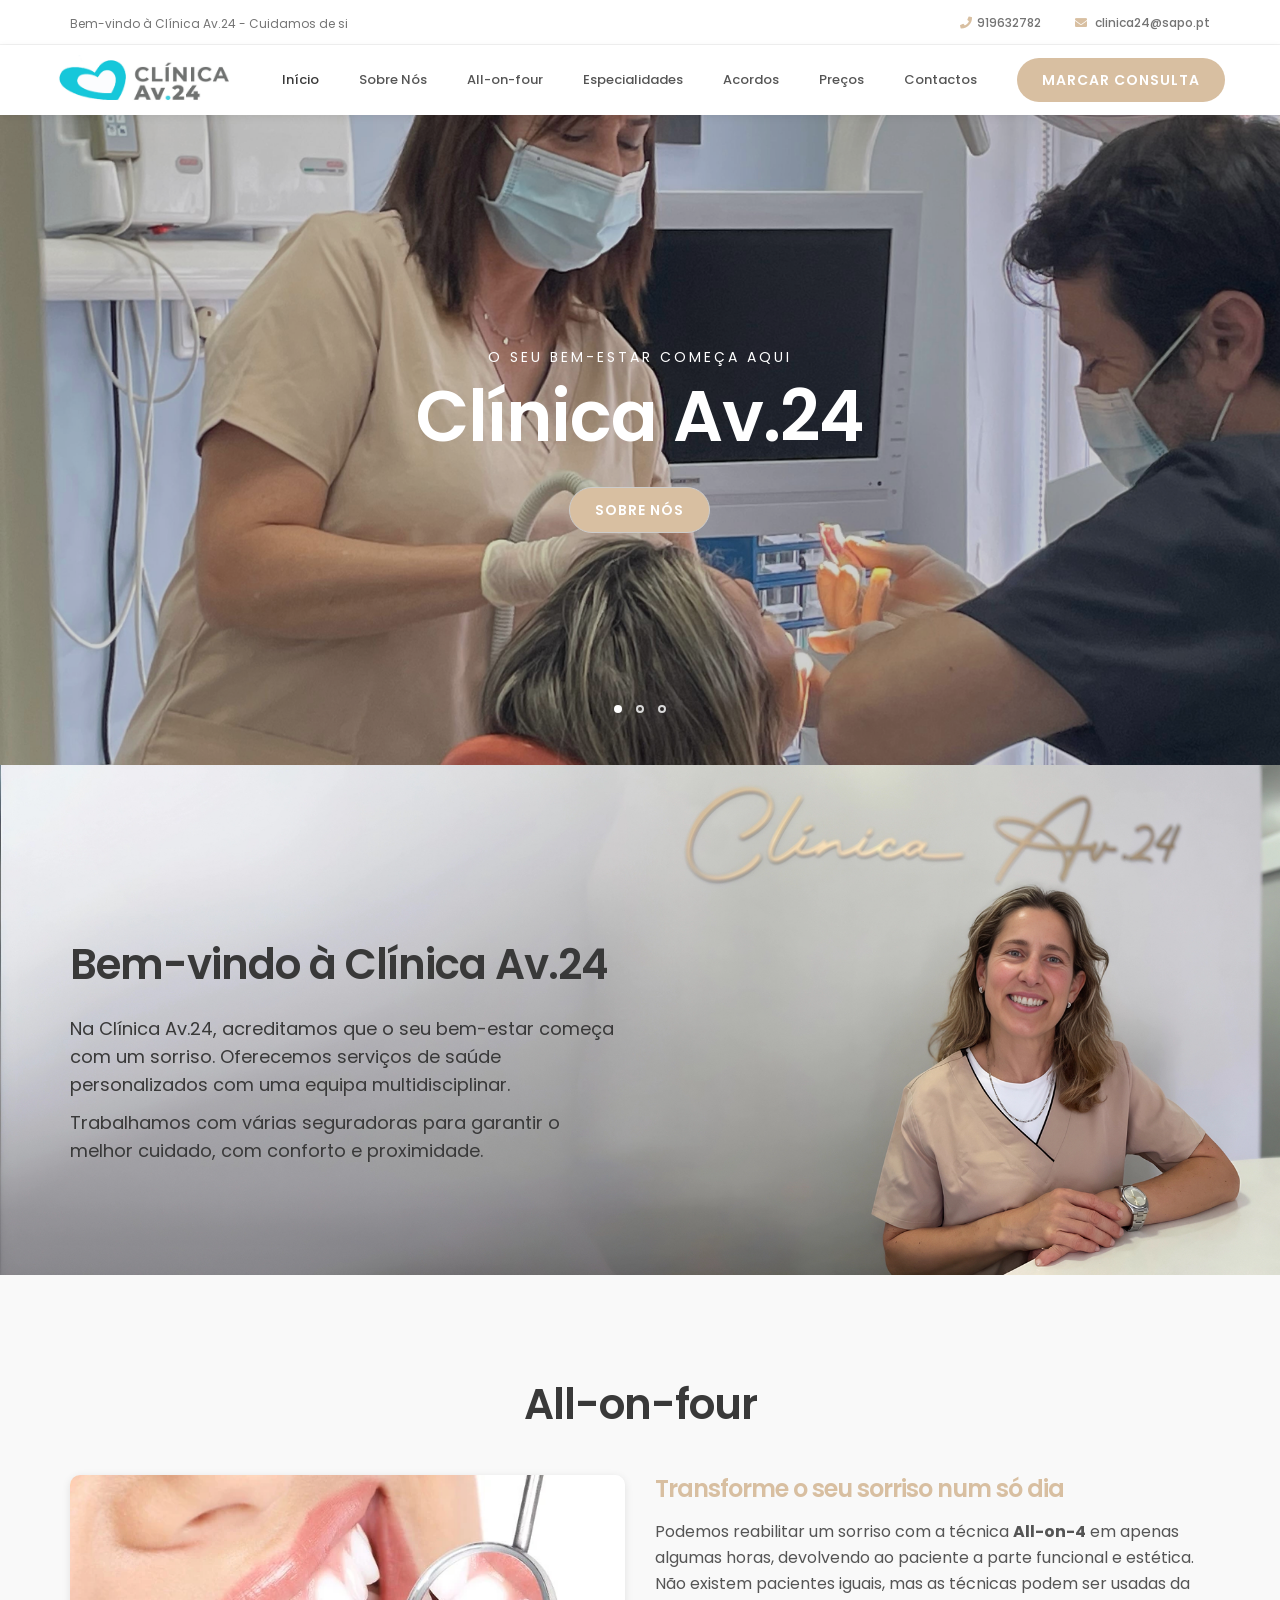
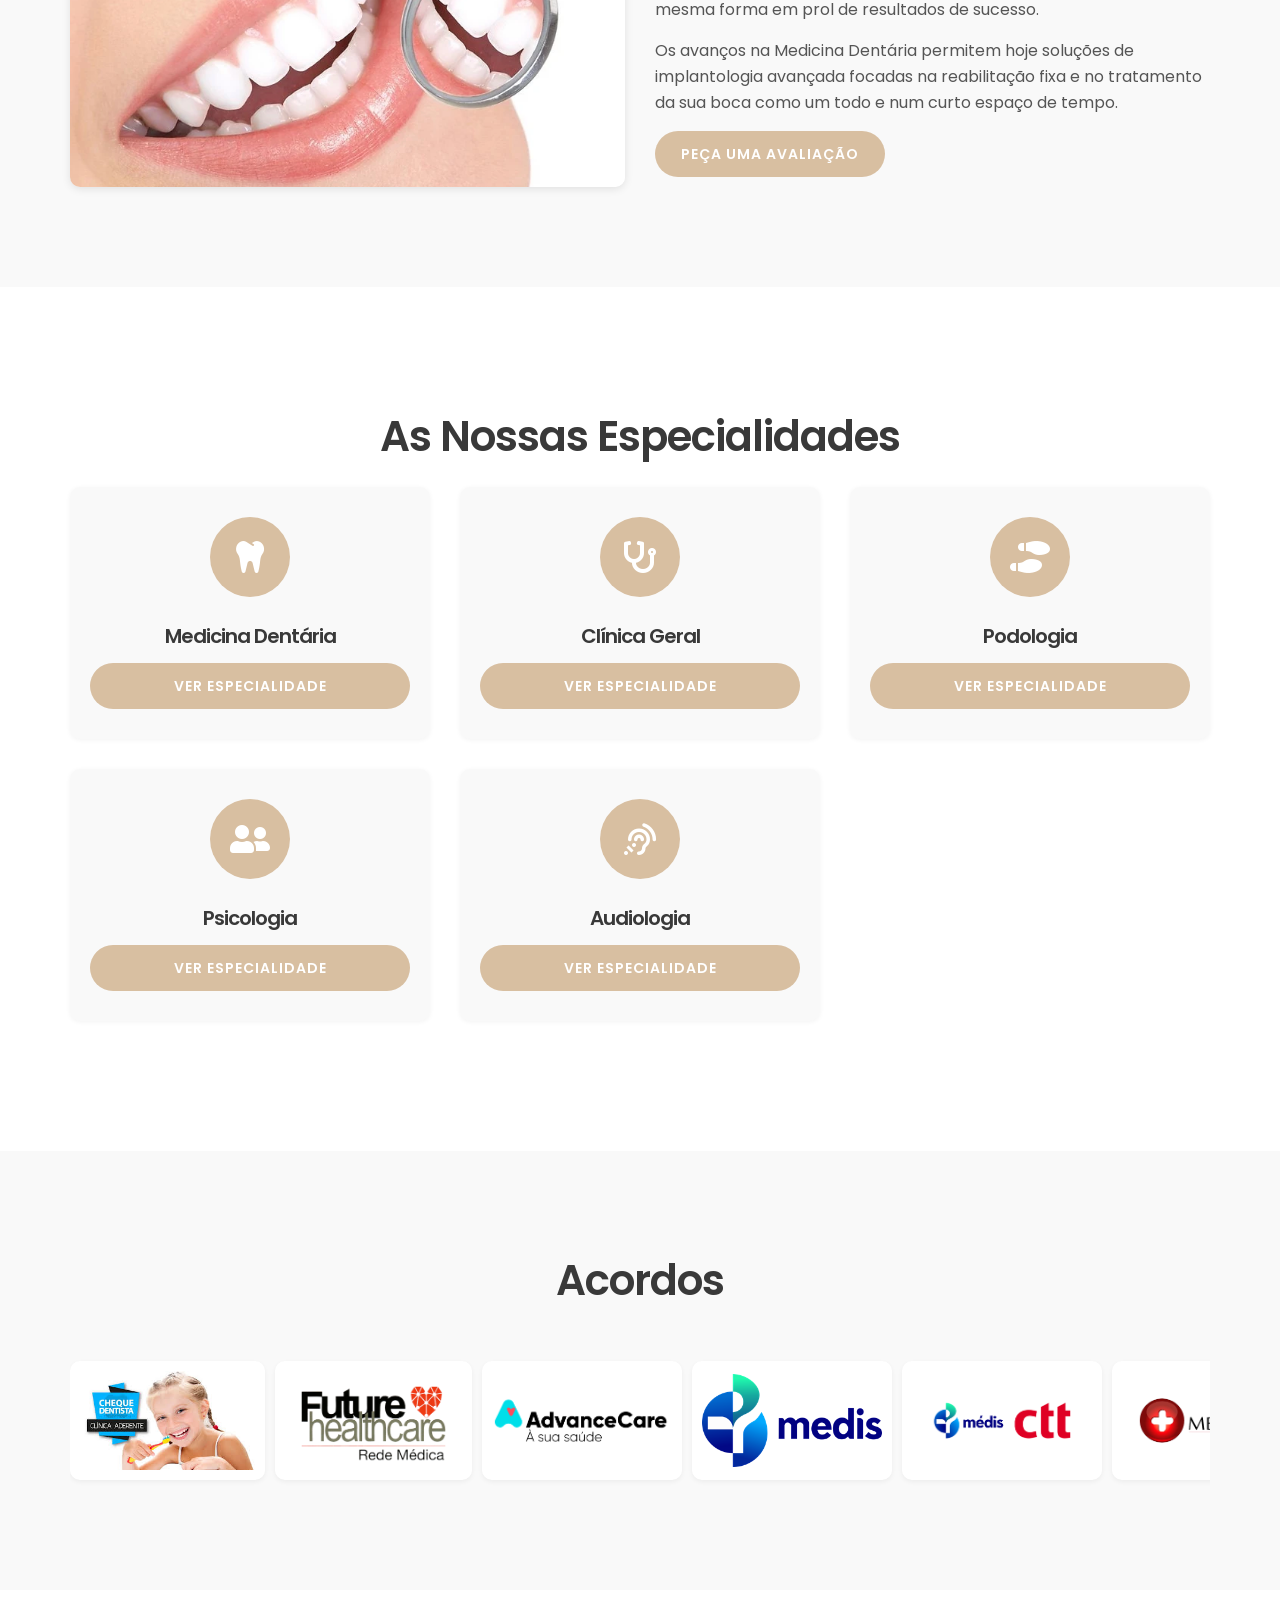
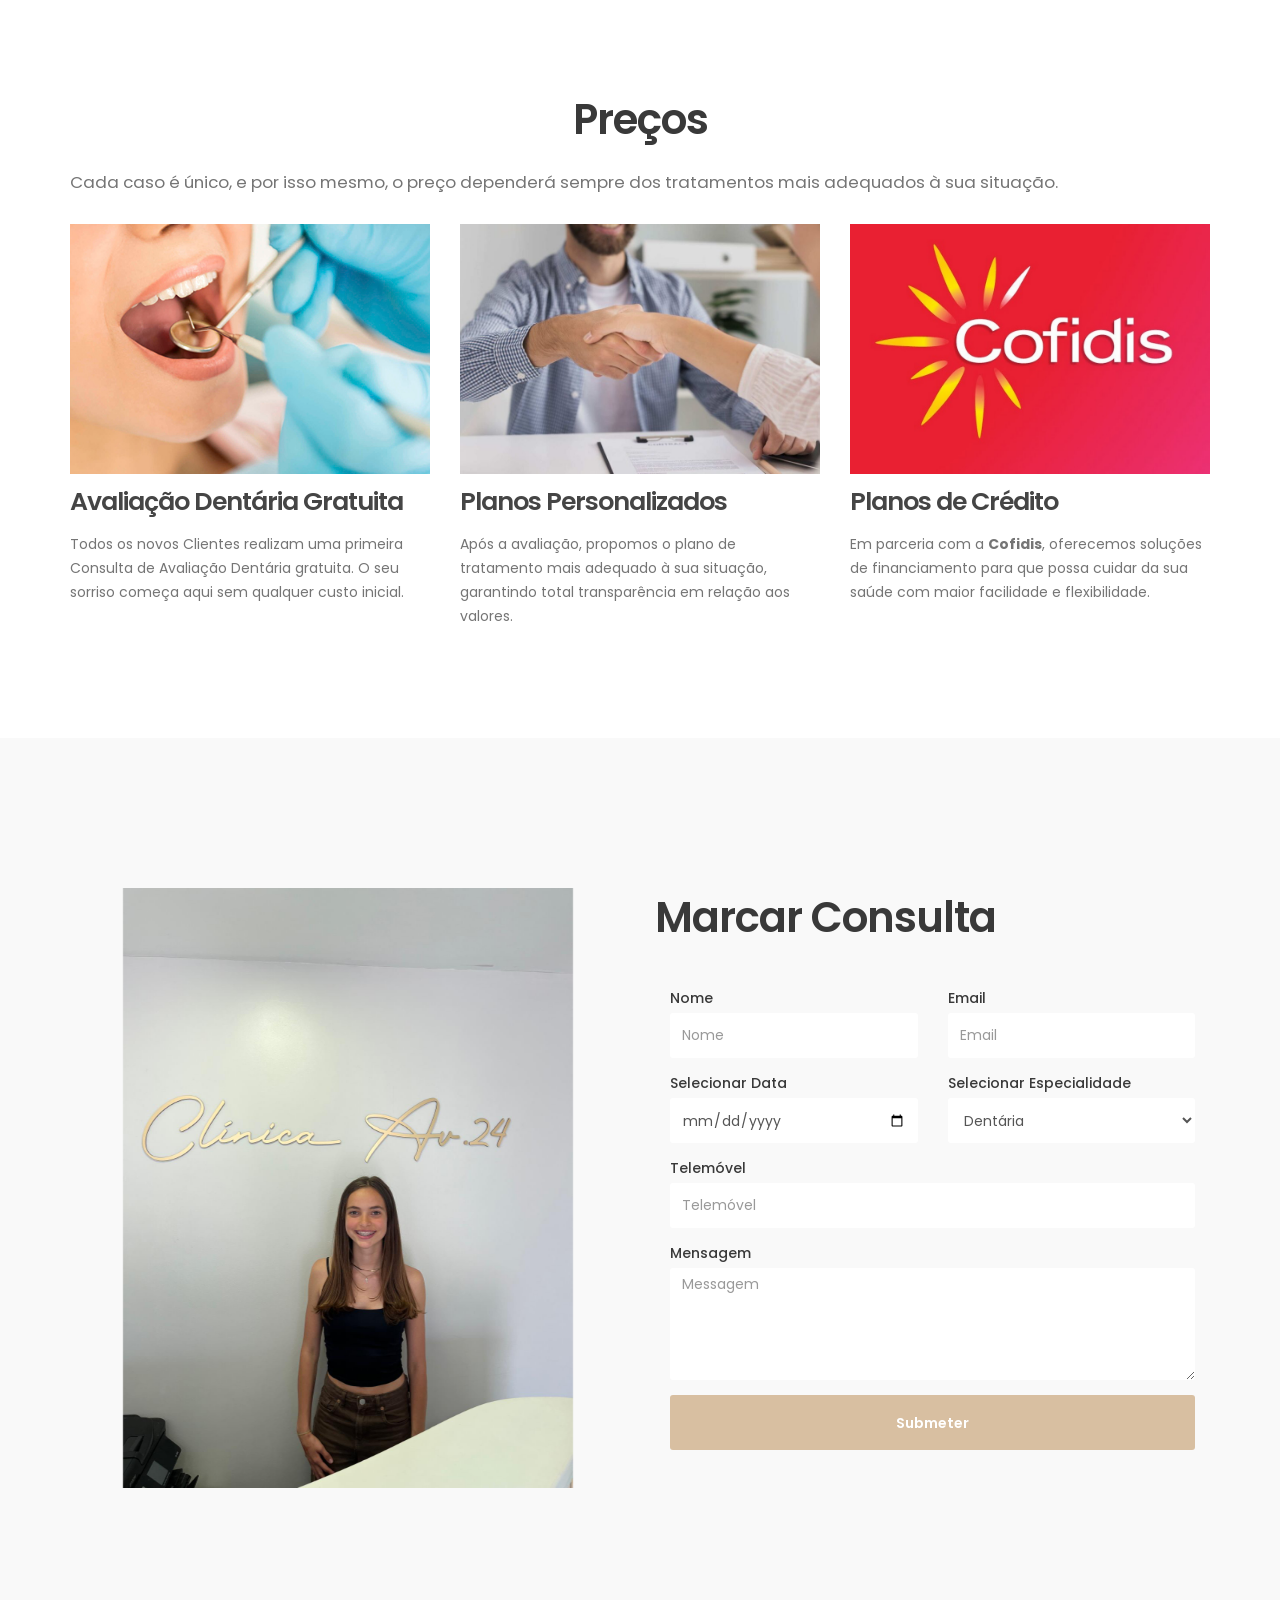
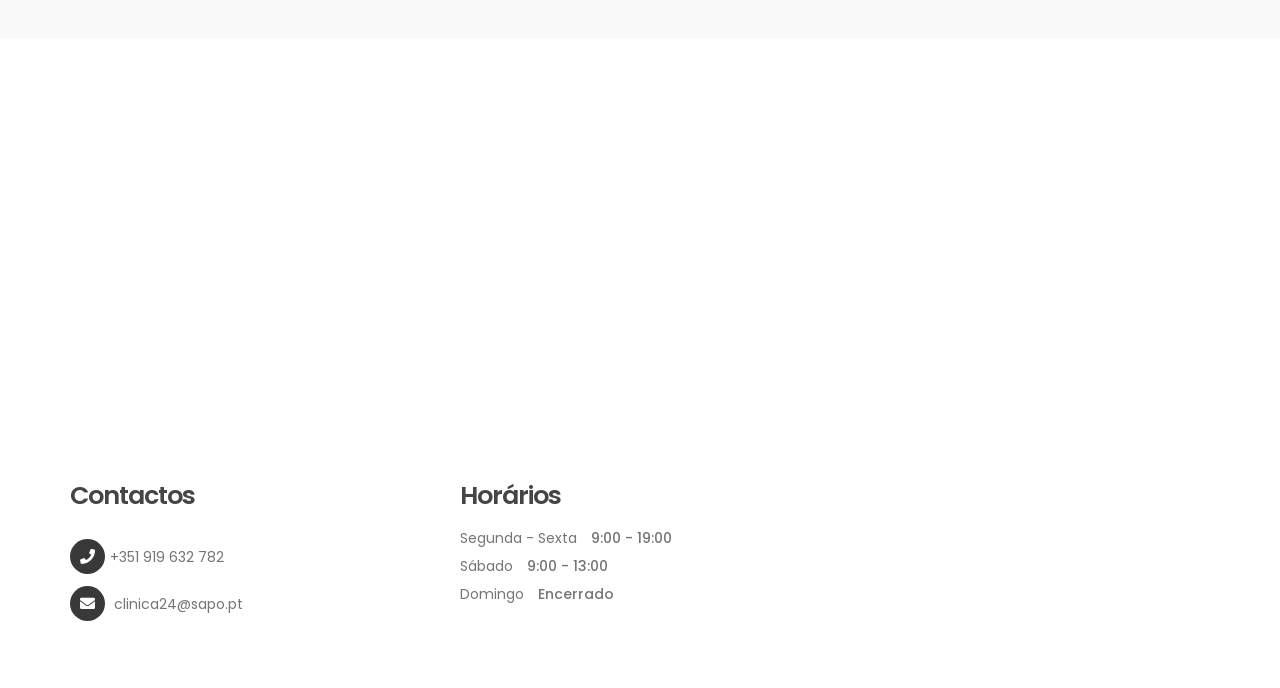
<file: index.html>
<!DOCTYPE html>
<html lang="pt">
<head>

     <title>Clínica Av.24 - Saúde e Bem-Estar</title>
<!--

Template 2098 Health

http://www.tooplate.com/view/2098-health

-->
     <meta charset="UTF-8">
     <meta http-equiv="X-UA-Compatible" content="IE=Edge">
     <meta name="description" content="">
     <meta name="keywords" content="">
     <meta name="author" content="Tooplate">
     <meta name="viewport" content="width=device-width, initial-scale=1, shrink-to-fit=no">

     <link rel="stylesheet" href="css/bootstrap.min.css">
     <link rel="stylesheet" href="css/font-awesome.min.css">
     <link rel="stylesheet" href="css/animate.css">
     <link rel="stylesheet" href="css/owl.carousel.css">
     <link rel="stylesheet" href="css/owl.theme.default.min.css">

     <!-- MAIN CSS -->
     <link rel="stylesheet" href="css/tooplate-style.css?v=2">
     <link rel="stylesheet" href="https://cdnjs.cloudflare.com/ajax/libs/font-awesome/5.15.4/css/all.min.css">

</head>

<body class="home-page" id="top" data-spy="scroll" data-target=".navbar-collapse" data-offset="50">

     <!-- PRE LOADER -->
     <section class="preloader">
          <div class="spinner">

               <span class="spinner-rotate"></span>
               
          </div>
     </section>


     <!-- HEADER -->
     <header>
          <div class="container">
               <div class="row">

                    <div class="col-md-4 col-sm-5">
                         <p>Bem-vindo à Clínica Av.24 - Cuidamos de si</p>
                    </div>
                         
                    <div class="col-md-8 col-sm-7 text-align-right">
                         <span class="phone-icon"><i class="fa fa-phone"></i>919632782</span>
                         <span class="email-icon"><i class="fas fa-envelope"></i> <a href="#">clinica24@sapo.pt</a></span>
                    </div>

               </div>
          </div>
     </header>


     <!-- MENU -->
     <section class="navbar navbar-default navbar-static-top" role="navigation">
          <div class="container">

               <div class="navbar-header">
                    <button class="navbar-toggle" data-toggle="collapse" data-target=".navbar-collapse">
                         <span class="icon icon-bar"></span>
                         <span class="icon icon-bar"></span>
                         <span class="icon icon-bar"></span>
                    </button>

                    <!-- lOGO TEXT HERE -->
                    <a href="index.html" class="navbar-brand d-flex align-items-center justify-content-center" style="height: 100%;">
                         <img src="images/logo.jpg" alt="Clínica Av.24" style="height: 50px;">
                     </a>                     
               </div>

               <!-- MENU LINKS -->
               <div class="collapse navbar-collapse">
                    <ul class="nav navbar-nav navbar-right">
                         <li><a href="#top" class="smoothScroll">Início</a></li>
                         <li><a href="#about" class="smoothScroll">Sobre Nós</a></li>
                         <li><a href="#allinfour" class="smoothScroll">All-on-four</a></li>
                         <li><a href="#especialidades" class="smoothScroll">Especialidades</a></li>
                         <li><a href="#acordos" class="smoothScroll">Acordos</a></li>
                         <li><a href="#precos" class="smoothScroll">Preços</a></li>
                         <li><a href="#google-map" class="smoothScroll">Contactos</a></li>
                         <li class="appointment-btn"><a href="#appointment">Marcar Consulta</a></li>
                    </ul>
               </div>

          </div>
     </section>

     <!-- HOME -->
     <section id="home" class="slider" data-stellar-background-ratio="0.5">
          <div class="container">
               <div class="row">

                    <div class="owl-carousel owl-theme">
                         <div class="item item-first">
                              <div class="caption">
                                   <div class="col-md-offset-1 col-md-10">
                                        <h3>O seu bem-estar começa aqui</h3>
                                        <h1>Clínica Av.24</h1>
                                        <a href="#about" class="section-btn btn btn-default btn-clinica smoothScroll">Sobre Nós</a>
                                   </div>
                              </div>
                         </div>

                         <div class="item item-second">
                              <div class="caption">
                                   <div class="col-md-offset-1 col-md-10">
                                        <h3>Dentes fixos em apenas algumas horas</h3>
                                        <h1>Dentes num dia</h1>
                                        <a href="#allinfour" class="section-btn btn btn-default btn-blue smoothScroll">All-on-four</a>
                                   </div>
                              </div>
                         </div>

                         <div class="item item-third">
                              <div class="caption">
                                   <div class="col-md-offset-1 col-md-10">
                                        <h3>Confiança e proximidade</h3>
                                        <h1>Profissionais ao seu dispor</h1>
                                        <a href="#especialidades" class="section-btn btn btn-default btn-gray smoothScroll">Conheça a Equipa</a>
                                   </div>
                              </div>
                         </div>
                    </div>

               </div>
          </div>
     </section>


     <!-- ABOUT -->
     <section id="about">
          <div class="container">
               <div class="row">

                    <div class="col-md-6 col-sm-6">
                         <div class="about-info">
                              <h2 class="wow fadeInUp" data-wow-delay="0.6s">Bem-vindo à Clínica Av.24</h2>
                              <div class="wow fadeInUp" data-wow-delay="0.8s">
                                   <p>Na Clínica Av.24, acreditamos que o seu bem-estar começa com um sorriso. Oferecemos serviços de saúde personalizados com uma equipa multidisciplinar.</p>
                                   <p>Trabalhamos com várias seguradoras para garantir o melhor cuidado, com conforto e proximidade.</p>
                              </div>
                         </div>
                    </div>
               </div>
          </div>
     </section>

     <!-- ALl-IN-FOUR -->
     <section id="allinfour">
          <div class="container">
               <div class="row">

                    <div class="col-md-12 col-sm-12 text-align-center">
                         <!-- SECTION TITLE -->
                         <div class="section-title wow fadeInUp" data-wow-delay="0.1s">
                             <h2>All-on-four</h2>
                         </div>
                    </div>
                    
                    <div class="col-md-6 col-sm-6 col-xs-12 wow fadeInLeft" data-wow-delay="0.3s">
                             <img src="images/all-on-four.png" class="img-responsive" alt="All-on-4 Sorriso">
                    </div>
                    
                    <div class="col-md-6 col-sm-6 col-xs-12 wow fadeInLeft" data-wow-delay="0.3s">
                         <h3>Transforme o seu sorriso num só dia</h3>
                        <p>Podemos reabilitar um sorriso com a técnica <strong>All-on-4</strong> em apenas algumas horas, devolvendo ao paciente a parte funcional e estética. Não existem pacientes iguais, mas as técnicas podem ser usadas da mesma forma em prol de resultados de sucesso.</p>
                        <p>Os avanços na Medicina Dentária permitem hoje soluções de implantologia avançada focadas na reabilitação fixa e no tratamento da sua boca como um todo e num curto espaço de tempo.</p>
                        <a href="#appointment" class="section-btn btn">Peça uma Avaliação</a>
                    </div>
               </div>
          </div>
     </section>

     <!-- ESPECIALIDADES -->
     <section id="especialidades" data-stellar-background-ratio="1">
          <div class="container">
              <div class="row">
      
               <div class="col-md-12 col-sm-12 text-align-center">
                      <div class="about-info">
                          <h2 class="wow fadeInUp" data-wow-delay="0.1s">As Nossas Especialidades</h2>
                      </div>
               </div>
      
                  <div class="clearfix"></div>
      
                  <!-- Medicina Dentária -->
                  <div class="col-md-4 col-sm-6">
                      <div class="especialidades-thumb wow fadeInUp" data-wow-delay="0.2s">
                          <div class="especialidade-icon">
                              <i class="fa fa-tooth"></i>
                          </div>
                          <h4>Medicina Dentária</h4>
                          <a href="dentaria.html" class="btn">Ver Especialidade</a>
                      </div>
                  </div>
      
                  <!-- Clínica Geral -->
                  <div class="col-md-4 col-sm-6">
                      <div class="especialidades-thumb wow fadeInUp" data-wow-delay="0.4s">
                          <div class="especialidade-icon">
                              <i class="fa fa-stethoscope"></i>
                          </div>
                          <h4>Clínica Geral</h4>
                          <a href="clinica-geral.html" class="btn">Ver Especialidade</a>
                      </div>
                  </div>
      
                  <!-- Podologia -->
                  <div class="col-md-4 col-sm-6">
                      <div class="especialidades-thumb wow fadeInUp" data-wow-delay="0.6s">
                          <div class="especialidade-icon">
                              <i class="fa fa-shoe-prints"></i>
                          </div>
                          <h4>Podologia</h4>
                          <a href="podologia.html" class="btn">Ver Especialidade</a>
                      </div>
                  </div>
      
                  <!-- Psicologia -->
                  <div class="col-md-4 col-sm-6">
                      <div class="especialidades-thumb wow fadeInUp" data-wow-delay="0.7s">
                          <div class="especialidade-icon">
                              <i class="fa fa-user-friends"></i>
                          </div>
                          <h4>Psicologia</h4>
                          <a href="psicologia.html" class="btn">Ver Especialidade</a>
                      </div>
                  </div>
      
                  <!-- Audiologia -->
                  <div class="col-md-4 col-sm-6">
                      <div class="especialidades-thumb wow fadeInUp" data-wow-delay="0.8s">
                          <div class="especialidade-icon">
                              <i class="fa fa-assistive-listening-systems"></i>
                          </div>
                          <h4>Audiologia</h4>
                          <a href="audiologia.html" class="btn">Ver Especialidade</a>
                      </div>
                  </div>
      
              </div>
          </div>
     </section>

     <!-- ACORDOS -->
     <section id="acordos" data-stellar-background-ratio="2.5">
          <div class="container">
              <div class="row">
          
                  <div class="col-md-12 col-sm-12">
                      <!-- SECTION TITLE -->
                      <div class="section-title wow fadeInUp" data-wow-delay="0.1s">
                          <h2>Acordos</h2>
                      </div>
                  </div>
             
                  <div class="col-md-12 col-sm-12">
                      <div class="acordos-slider">
                         <div class="acordos-slide"><img src="images/Cheque-dentista.jpeg" alt="Cheque-Dentista"></div>
                         <div class="acordos-slide"><img src="images/future-healthcare.png" alt="Future Healthcare"></div>
                         <div class="acordos-slide"><img src="images/advancecare.png" alt="AdvanceCare"></div>
                         <div class="acordos-slide"><img src="images/medis.png" alt="Médis"></div>
                         <div class="acordos-slide"><img src="images/Medis-CTT.png" alt="MédiCtt"></div>
                         <div class="acordos-slide"><img src="images/medicare.png" alt="Medicare"></div>
                         <div class="acordos-slide"><img src="images/wells.png" alt="Wells Continente"></div>
                         <div class="acordos-slide"><img src="images/multicare.png" alt="Multicare"></div>
                         <div class="acordos-slide"><img src="images/dentinet.png" alt="Dentinet"></div>
                         <div class="acordos-slide"><img src="images/allianz.png" alt="allianz"></div>
                      </div>
                  </div>
             
              </div>
          </div>
     </section>

     <!-- PREÇOS -->
<section id="precos" data-stellar-background-ratio="2.5">
     <div class="container">
         <div class="row">
 
             <div class="col-md-12 col-sm-12" >
                 <!-- SECTION TITLE -->
                 <div class="section-title wow fadeInUp" data-wow-delay="0.1s">
                     <h2>Preços</h2>
                     <p>Cada caso é único, e por isso mesmo, o preço dependerá sempre dos tratamentos mais adequados à sua situação.</p>
                 </div>
             </div>
 
             <!-- AVALIAÇÃO GRATUITA -->
             <div class="col-md-4 col-sm-6">
                 <div class="pricing-thumb wow fadeInUp" data-wow-delay="0.2s">
                     <img src="images/free-checkup.jpg" class="img-responsive" alt="Consulta Gratuita" style="width:100%; height:250px; object-fit:cover;">
                     <h4>Avaliação Dentária Gratuita</h4>
                     <p>Todos os novos Clientes realizam uma primeira Consulta de Avaliação Dentária gratuita. O seu sorriso começa aqui sem qualquer custo inicial.</p>
                 </div>
             </div>
 
             <!-- PERSONALIZAÇÃO -->
             <div class="col-md-4 col-sm-6">
                 <div class="pricing-thumb wow fadeInUp" data-wow-delay="0.4s">
                     <img src="images/custom-plan.jpg" class="img-responsive" alt="Plano Personalizado" style="width:100%; height:250px; object-fit:cover;">
                     <h4>Planos Personalizados</h4>
                     <p>Após a avaliação, propomos o plano de tratamento mais adequado à sua situação, garantindo total transparência em relação aos valores.</p>
                 </div>
             </div>
 
             <!-- COFIDIS PARCERIA -->
             <div class="col-md-4 col-sm-6">
                 <div class="pricing-thumb wow fadeInUp" data-wow-delay="0.6s">
                     <img src="images/cofidis.jpg" class="img-responsive" alt="Parceria Cofidis" style="width:100%; height:250px; object-fit:cover;">
                     <h4>Planos de Crédito</h4>
                     <p>Em parceria com a <strong>Cofidis</strong>, oferecemos soluções de financiamento para que possa cuidar da sua saúde com maior facilidade e flexibilidade.</p>
                 </div>
             </div>
 
         </div>
     </div>
 </section>
 

     <!-- MAKE AN APPOINTMENT -->
     <section id="appointment" data-stellar-background-ratio="3">
          <div class="container">
               <div class="row">

                    <div class="col-md-6 col-sm-6 appointment-img">
                         <img src="images/appointment-image.jpeg" class="img-responsive" alt="">
                    </div>

                    <div class="col-md-6 col-sm-6">
                         <!-- CONTACT FORM HERE -->
                         <form id="appointment-form" role="form" method="post" action="#">

                              <!-- SECTION TITLE -->
                              <div class="section-title wow fadeInUp" data-wow-delay="0.4s">
                                   <h2>Marcar Consulta</h2>
                              </div>

                              <div class="wow fadeInUp" data-wow-delay="0.8s">
                                   <div class="col-md-6 col-sm-6">
                                        <label for="name">Nome</label>
                                        <input type="text" class="form-control" id="name" name="name" placeholder="Nome">
                                   </div>

                                   <div class="col-md-6 col-sm-6">
                                        <label for="email">Email</label>
                                        <input type="email" class="form-control" id="email" name="email" placeholder="Email">
                                   </div>

                                   <div class="col-md-6 col-sm-6">
                                        <label for="date">Selecionar Data</label>
                                        <input type="date" name="date" value="" class="form-control">
                                   </div>

                                   <div class="col-md-6 col-sm-6">
                                        <label for="select">Selecionar Especialidade</label>
                                        <select class="form-control">
                                             <option>Dentária</option>
                                             <option>Clínica Geral</option>
                                             <option>Podologia</option>
                                             <option>Psicologia</option>
                                             <option>Audiologia</option>
                                        </select>
                                   </div>

                                   <div class="col-md-12 col-sm-12">
                                        <label for="telephone">Telemóvel</label>
                                        <input type="tel" class="form-control" id="phone" name="phone" placeholder="Telemóvel">
                                        <label for="Message">Mensagem</label>
                                        <textarea class="form-control" rows="5" id="message" name="message" placeholder="Messagem"></textarea>
                                        <button type="submit" class="form-control" id="cf-submit" name="submit">Submeter</button>
                                   </div>
                              </div>
                        </form>
                    </div>

               </div>
          </div>
     </section>


     <!-- GOOGLE MAP -->
     <section id="google-map">
     <!-- How to change your own map point
            1. Go to Google Maps
            2. Click on your location point
            3. Click "Share" and choose "Embed map" tab
            4. Copy only URL and paste it within the src="" field below
	-->
     <iframe src="https://www.google.com/maps/embed?pb=!1m18!1m12!1m3!1d3010.6519183368982!2d-8.640398723738988!3d41.010991271350136!2m3!1f0!2f0!3f0!3m2!1i1024!2i768!4f13.1!3m3!1m2!1s0xd2479b8a1c417f9%3A0xe803fdeff41b7150!2sCl%C3%ADnica%20Av.24%20Espinho!5e0!3m2!1spt-PT!2spt!4v1746013043970!5m2!1spt-PT!2spt" width="100%" height="350" frameborder="0" style="border:0" allowfullscreen></iframe>
     </section>           


     <!-- FOOTER -->
     <footer data-stellar-background-ratio="5">
          <div class="container">
               <div class="row">

                    <div class="col-md-4 col-sm-4">
                         <div class="footer-thumb"> 
                              <h4 class="wow fadeInUp" data-wow-delay="0.4s">Contactos</h4>

                              <div class="contact-info">
                                   <p><i class="fa fa-phone"></i>+351 919 632 782</p>
                                   <p><i class="fa fa-envelope"></i> <a href="#">clinica24@sapo.pt</a></p>
                              </div>
                         </div>
                    </div>

                    <div class="col-md-4 col-sm-4"> 
                         <div class="footer-thumb">
                              <div class="opening-hours">
                                   <h4 class="wow fadeInUp" data-wow-delay="0.4s">Horários</h4>
                                   <p>Segunda - Sexta <span>9:00 - 19:00</span></p>
                                   <p>Sábado <span>9:00 - 13:00</span></p>
                                   <p>Domingo <span>Encerrado</span></p>
                              </div> 

                              <ul class="social-icon">
                                   <li><a href="#" class="fa fa-facebook-square" attr="facebook icon"></a></li>
                                   <li><a href="#" class="fa fa-twitter"></a></li>
                                   <li><a href="#" class="fa fa-instagram"></a></li>
                              </ul>
                         </div>
                    </div>
                    
               </div>
          </div>
     </footer>

     <!-- SCRIPTS -->
     <script src="js/jquery.js"></script>
     <script src="js/bootstrap.min.js"></script>
     <script src="js/jquery.sticky.js"></script>
     <script src="js/jquery.stellar.min.js"></script>
     <script src="js/wow.min.js"></script>
     <script src="js/smoothscroll.js"></script>
     <script src="js/owl.carousel.min.js"></script>
     <script src="js/custom.js"></script>

     <script>
          document.getElementById('appointment-form').addEventListener('submit', function(e) {
              e.preventDefault(); // Impede o envio normal do formulário
      
              // Recolhe os dados do formulário
              const name = document.getElementById('name').value;
              const email = document.getElementById('email').value;
              const date = document.querySelector('input[name="date"]').value;
              const phone = document.getElementById('phone').value;
              const message = document.getElementById('message').value;
              const specialty = document.querySelector('select').value;
      
              // Monta a mensagem
              const text = `Olá, gostaria de marcar uma consulta:
      - Nome: ${name}
      - Email: ${email}
      - Telemóvel: ${phone}
      - Data: ${date}
      - Especialidade: ${specialty}
      - Mensagem: ${message}`;
      
              // Define o número do WhatsApp (sem espaços)
              const whatsappNumber = '351919632782'; // Prefixo de Portugal + número
      
              // Cria o link
              const whatsappURL = `https://wa.me/${whatsappNumber}?text=${encodeURI(text)}`;
     
              console.log(whatsappURL);
     
      
              // Redireciona para o WhatsApp
              window.open(whatsappURL, '_blank');
          });
      </script>

</body>
</html>
</file>
<file: css/tooplate-style.css>
/*

Template 2098 Health

http://www.tooplate.com/view/2098-health

*/

  @import url('https://fonts.googleapis.com/css?family=Poppins:400,500,600');

  body {
    background: #ffffff;
    font-family: 'Poppins', sans-serif;
    overflow-x: hidden;
  }


  /*---------------------------------------
     TYPOGRAPHY              
  -----------------------------------------*/

  h1,h2,h3,h4,h5,h6 {
    font-weight: 600;
    line-height: inherit;
  }

  h1,h2,h3,h4 {
    letter-spacing: -1px;
  }
  

  h5 {
    font-weight: 500;
  }

  h1 {
    color: #393939;
    font-size: 5em;
  }

  h2 {
    color: #393939;
    font-size: 3em;
    padding-bottom: 10px;
  }

  h3 {
    font-size: 1.8em;
    line-height: 1.2em;
    margin-bottom: 0;
  }

  h4 {
    color: #454545;
    font-size: 1.8em;
    padding-bottom: 2px;
  }

  h6 {
    letter-spacing: 0;
    font-weight: normal;
  }

  p {
    color: #757575;
    font-size: 14px;
    font-weight: normal;
    line-height: 24px;
  }


  /*---------------------------------------
     GENERAL               
  -----------------------------------------*/

  html{
    -webkit-font-smoothing: antialiased;
  }

  a {
    color: #252525;
    -webkit-transition: 0.5s;
    transition: 0.5s;
    text-decoration: none !important;
  }

  a:hover, a:active, a:focus {
    color: #d8bfa1;
    outline: none;
  }

  ::-webkit-scrollbar{
    width: 8px;
    height: 8px;
  }

  ::-webkit-scrollbar-thumb {
    cursor: pointer;
    background: #d8bfa1;
}

  .section-title {
    padding-bottom: 20px;
  }

  .section-title h2 {
    margin-top: 0;
  }

  /* Todos os botões vão ter a mesma base */
.section-btn,
.btn,
.btn-gray,
.btn-blue,
.btn-clinica {
  background-color: #d8bfa1;
  border-radius: 30px;
  padding: 12px 25px;
  text-transform: uppercase;
  letter-spacing: 1px;
  font-weight: 600;
  transition: all 0.3s ease;
  font-size: 14px;
  color: #ffffff;
}



  .section-btn:hover,
  .btn:hover,
  .btn-gray:hover,
  .btn-blue:hover,
  .btn-clinica:hover {
      background-color: #393939;
      color: #ffffff;
      transform: translateY(-3px);
  }

  .text-align-right {
    text-align: right;
  }

  .text-align-center {
    text-align: center;
  }

  .border-top {
    border-top: 2px solid #d8bfa1;
    margin-top: 4em;
    padding-top: 2.5em;
  }

  .btn-gray {
    background: #17C7DA;
  }

  .btn-blue {
    background: #4267b2;
  }

  .news-thumb {
    background: #ffffff;
    border-radius: 10px;
  }
  .news-thumb img {
    border-radius: 10px 10px 0 0;
  }

  .news-info {
    padding: 30px;
    text-align: left;
  }
  .news-info span {
    display: block;
    letter-spacing: 0.5px;
  }
  .news-info h3 {
    margin-top: 10px;
    margin-bottom: 10px;
  }

  .author {
    border-top: 1px solid #f0f0f0;
    padding-top: 1.5em;
    margin-top: 2em;
  }
  .author img,
  .author .author-info {
    display: inline-block;
    vertical-align: top;
  }
  .author-info h5 {
    margin-bottom: 0;
  }
  .author img {
    border-radius: 100%;
    width: 50px;
    height: 50px;
    margin-right: 10px;
  }


  #about, #team, #news,
  #news-detail, #especialidades, #acordos, 
  #tratamentos, #oque-e, #precos, #allinfour {
    position: relative;
    padding-top: 100px;
    padding-bottom: 100px;
  }

  #news, #service {
    text-align: center;
  }

  #google-map {
    line-height: 0;
    margin: 0;
    padding: 0;
  }


  /*---------------------------------------
       PRE LOADER              
  -----------------------------------------*/

  .preloader {
    position: fixed;
    top: 0;
    left: 0;
    width: 100%;
    height: 100%;
    z-index: 99999;
    display: flex;
    flex-flow: row nowrap;
    justify-content: center;
    align-items: center;
    background: none repeat scroll 0 0 #ffffff;
  }

  .spinner {
    border: 1px solid transparent;
    border-radius: 3px;
    position: relative;
  }

  .spinner:before {
    content: '';
    box-sizing: border-box;
    position: absolute;
    top: 50%;
    left: 50%;
    width: 45px;
    height: 45px;
    margin-top: -10px;
    margin-left: -10px;
    border-radius: 50%;
    border: 1px solid #575757;
    border-top-color: #ffffff;
    animation: spinner .9s linear infinite;
  }

  @-webkit-@keyframes spinner {
    to {transform: rotate(360deg);}
  }

  @keyframes spinner {
    to {transform: rotate(360deg);}
  }



  /*---------------------------------------
      MENU              
  -----------------------------------------*/

  header {
    background: #ffffff;
    border-bottom: 1px solid #f2f2f2;
    display: flex;
    height: 45px;
  }

  header .col-md-8 {
    padding-right: 0;
  }

  header p,
  header span {
    font-size: 12px;
    line-height: 24px;
    padding-top: 12px;
  }

  header a,
  header span {
    color: #747474;
  }

  header span {
    font-weight: 500;
    display: inline-block;
    padding: 11px 15px;
  }

  header span.date-icon {
    border-left: 1px solid #f2f2f2;
    border-right: 1px solid #f2f2f2;
    padding-right: 19px;
    padding-left: 19px;
  }

  header span i {
    color: #d8bfa1;
    margin-right: 5px;
  }



  /*---------------------------------------
      MENU              
  -----------------------------------------*/

  .navbar-default {
    background: #ffffff;
    box-shadow: 0 2px 8px rgba(0,0,0,.075);
    border: none;
    margin-bottom: 0;
    padding: 10px;
  }

  .navbar-default .navbar-brand {
    color: #393939;
    font-weight: 500;
  }

  .navbar-default .navbar-brand .fa {
    color: #d8bfa1;
  }

  .navbar-default .navbar-nav li.appointment-btn {
    margin: 3px 0 0 20px;
  }

  .navbar-default .navbar-nav li.appointment-btn a {
    background-color: #d8bfa1;
    border-radius: 30px;
    padding: 12px 25px;
    text-transform: uppercase;
    letter-spacing: 1px;
    font-weight: 600;
    transition: all 0.3s ease;
    font-size: 14px;
    color: #ffffff;
  }

  .navbar-default .navbar-nav li.appointment-btn a:hover {
    background-color: #393939;
    color: #ffffff;
    transform: translateY(-3px);
  }

  .navbar-default .navbar-nav li a {
    color: #555555;
    font-size: 13px;
    font-weight: 500;
    padding-right: 20px;
    padding-left: 20px;
    -webkit-transition: all ease-in-out 0.4s;
    transition: all ease-in-out 0.4s;
  }

  .navbar-default .navbar-nav > li > a:hover,
  .navbar-default .navbar-nav > li > a:focus {
    color: #555555;
    background-color: transparent;
  }

  .navbar-default .navbar-nav > .active > a,
  .navbar-default .navbar-nav > .active > a:hover,
  .navbar-default .navbar-nav > .active > a:focus {
    color: #393939;
    background-color: transparent;
  }

  .navbar-default .navbar-toggle {
    border: none;
    padding-top: 10px;
  }

  .navbar-default .navbar-toggle .icon-bar {
    background: #393939;
    border-color: transparent;
  }

  .navbar-default .navbar-toggle:hover,
  .navbar-default .navbar-toggle:focus { 
    background-color: transparent;
  }

  .navbar-brand {
    display: flex !important;
    align-items: center;
    justify-content: center;
    height: 70px; /* ajusta conforme a altura da tua navbar */
    padding: 0 !important;
}

.navbar-brand img {
    max-height: 100%;
    width: auto;
    display: block;
}




  /*---------------------------------------
      HOME              
  -----------------------------------------*/

  #home h1 {
    color: #ffffff;
    padding-bottom: 10px;
    margin-top: 0;
  }

  #home h3 {
    color: #ffffff;
    font-size: 14px;
    font-weight: normal;
    line-height: inherit;
    letter-spacing: 3px;
    text-transform: uppercase;
    margin: 0;
  }

  .slider .container {
    width: 100%;
  }

  .slider .owl-dots {
      position: absolute;
      top: 575px;
      width: 100%;
      justify-content: center;
  }

  .owl-theme .owl-dots .owl-dot span {
    width: 8px;
    height: 8px;
    margin: 5px 7px;
    border: 2px solid #d9d9d9;
    background: transparent;
    display: block;
    -webkit-backface-visibility: visible;
    transition: opacity 200ms ease;
    border-radius: 30px;
  }

  .owl-theme .owl-dots .owl-dot.active span, .owl-theme .owl-dots .owl-dot:hover span {
    background-color: #ffffff;
    border-color: transparent;
  }

  .slider .caption {
    display: flex;
    justify-content: center;
    flex-direction: column;
    text-align: center;
    background-color: rgba(20,20,20,0.2);
    height: 100%;
    color: #fff;
    cursor: e-resize;
  }

  .slider .item {
    background-position: inherit;
    background-repeat: no-repeat;
    background-attachment: local;
    background-size: cover;
    height: 650px;
  }

  .slider .item-first {
    background-image: url(../images/slider1.jpeg);
  }

  .slider .item-second {
    background-image: url(../images/slider2.jpeg);
  }

  .slider .item-third {
    background-image: url(../images/slider3.jpeg);
  }


  /*---------------------------------------
      ABOUT              
  -----------------------------------------*/

  #about {
    background-image: url(../images/about.jpg);
    background-size: cover;
    padding-top: 150px;
    padding-bottom: 100px;
    
  }

  #about h6 {
    color: #858585;
    margin: 0;
  }

  #about .about-info p {
    color: #393939; /* letras bem visíveis */
    font-size: 18px; /* tamanho maior */
    line-height: 28px;
}

#oque-e h3 {
  color: #d8bfa1;
  margin-top: 0;
  font-size: 30px;
  margin-bottom: 15px;
  text-align: left;
}

#oque-e p {
  font-size: 20px;
  color: #555;
  line-height: 26px;
  margin-bottom: 15px;
}

#oque-e img {
  border-radius: 10px;
  box-shadow: 0 2px 8px rgba(0, 0, 0, 0.1);
}

  /*---------------------------------------
      TEAM MEMBERS              
  -----------------------------------------*/

  .team-thumb {
    background-color: #f9f9f9;
    border-radius: 0 0 10px 10px;
    position: relative;
    overflow: hidden;
    cursor: pointer;
    margin-bottom: 30px;
  }

  .team-info {
    padding: 20px 30px 0 30px;
  }

  .team-contact-info {
    border-top: 1px solid #e9e9e9;
    padding-top: 1.2em;
    margin-top: 1.5em;
  }

  .team-contact-info .fa {
    margin-right: 5px;
    display: inline-block;
  }

  .team-contact-info p {
    margin-bottom: 15px;
  }

  .team-contact-info a {
    color: #757575;
  }

  .team-thumb .social-icon li {
    font-weight: 500;
  }

  .team-thumb .social-icon li a {
    background: #ffffff;
    border-radius: 100%;
    font-size: 20px;
    width: 50px;
    height: 50px;
    line-height: 50px;
    margin: 0 2px 0 2px;
  }

  .team-thumb .social-icon {
    opacity: 0;
    transform: translateY(100%);
    transition: 0.5s 0.2s;
    text-align: center;
    position: relative;
    top: 0;
  }

  .team-thumb:hover .social-icon {
    opacity: 1;
    transition-delay: 0.3s;
    transform: translateY(0px);
    top: -22em;
  }



  /*---------------------------------------
     SERVICE              
  -----------------------------------------*/

  #service {
    background: #d8bfa1;
  }

  #service h2,
  #service h4 {
    color: #ffffff;
  }

  #service p {
    color: #d9d9d9;
  }

  #service .service-thumb {
    padding: 0 22px;
  }

  #service .fa {
    font-size: 50px;
    margin-bottom: 10px;
    background: #ffffff;
    color: #d8bfa1;
    width: 120px;
    height: 120px;
    line-height: 120px;
    border-radius: 100%;
  }

/*---------------------------------------
    TRATAMENTOS SECTION              
-----------------------------------------*/

#tratamentos .row {
  display: flex;
  flex-wrap: wrap;
}

#tratamentos .col-md-4 {
  display: flex;
  align-items: stretch;
  margin-bottom: 30px;
}

.tratamento-thumb {
  background-color: #ffffff;
  border-radius: 10px;
  overflow: hidden;
  margin-bottom: 30px;
  box-shadow: 0 1px 5px rgba(0, 0, 0, 0.05);
  display: flex;
  flex-direction: column;
  width: 100%;
  height: 100%;
}

.tratamento-thumb img {
  width: 100%;
  height: 200px;
  object-fit: cover;
  flex-shrink: 0;
}

.tratamento-info {
  flex: 1;
  display: flex;
  flex-direction: column;
  justify-content: space-between;
  padding: 20px;
}

.tratamento-thumb:hover {
  transform: translateY(-5px);
}

.tratamento-thumb img {
  width: 100%;
  height: 200px;
  object-fit: cover;
}

.tratamento-info {
  padding: 20px;
  flex: 1;
  display: flex;
  flex-direction: column;
  justify-content: space-between;
}

.tratamento-info h3 {
  font-size: 1.4em;
  margin: 0 0 10px 0;
  color: #393939;
  text-align: center;
}

.tratamento-info p {
  font-size: 14px;
  color: #757575;
  text-align: center;
}

.alt-bg:nth-of-type(even) {
  background-color: #ffffff;
}

.alt-bg:nth-of-type(odd) {
  background-color: #f9f9f9;
}

  /*---------------------------------------
      APPOINTMENT             
  -----------------------------------------*/

  #appointment {
    padding-top: 100px;
    padding-bottom: 100px;  /* já ajuda a equilibrar o espaço */
    background: #f9f9f9;
    display: flex;
    align-items: center;
    min-height: 100vh; /* altura total da janela */
  }
  
  #appointment .container,
  #appointment .row {
    height: auto; /* NÃO usar 100% aqui senão força altura errada */
  }

  #appointment label {
    color: #393939;
    font-weight: 500;
  }

  #appointment .form-control {
    background: #ffffff;
    border: none;
    border-radius: 3px;
    box-shadow: none;
    font-size: 14px;
    font-weight: normal;
    margin-bottom: 15px;
    transition: all ease-in-out 0.4s;
  }

  #appointment input,
  #appointment select {
    height: 45px;
  }

  #appointment button#cf-submit {
    background: #d8bfa1;
    color: #ffffff;
    font-weight: 600;
    height: 55px;
  }

  #appointment button#cf-submit:hover {
    background: #393939;
    color: #ffffff;
  }

  #appointment .appointment-img {
    display: flex;
    align-items: center;
    justify-content: flex-start;
    padding: 0;
    margin: 0;
  }
  
  #appointment .appointment-img img {
    max-height: 600px;  /* aumenta o tamanho da imagem */
    height: auto;
    width: 100%;
    object-fit: contain;
    display: block;
    margin: 0 auto;  /* opcional: centra horizontalmente dentro da coluna */
  }

  #precos h2{
    text-align: center;
  }

  #precos .section-title p:first-of-type {
    font-size: 1.2em; /* ajuste conforme o tamanho que preferires */
  }


  #allinfour {
    background-color: #f9f9f9;
  }

#allinfour h3 {
    color: #d8bfa1;
    margin-top: 0;
    font-size: 24px;
    margin-bottom: 15px;
    text-align: left;
}

#allinfour p {
    font-size: 16px;
    color: #555;
    line-height: 26px;
    margin-bottom: 15px;
}

#allinfour img {
    border-radius: 10px;
    box-shadow: 0 2px 8px rgba(0, 0, 0, 0.1);
}


  /*---------------------------------------
     FOOTER              
  -----------------------------------------*/

  footer {
    padding-top: 80px;
    padding-bottom: 40px;
    background-color: #f9f9f9;
  }

  body.home-page footer {
      background-color: #ffffff;
  }


  footer h4 {
    padding-bottom: 5px;
  }

  footer a {
    color: #757575;
  }

  footer a:hover {
    color: #4267b2;
  }

  .contact-info {
    padding-top: 10px;
  }

  .contact-info .fa {
    background: #393939;
    border-radius: 100%;
    color: #ffffff;
    font-size: 15px;
    width: 35px;
    height: 35px;
    line-height: 35px;
    text-align: center;
    margin-right: 5px;
    margin-bottom: 2px;
  }

  .latest-stories {
    margin-bottom: 20px;
  }

  .stories-image,
  .stories-info {
    display: inline-block;
    vertical-align: top;
  }

  .stories-image img {
    border-radius: 100%;
    width: 65px;
    height: 65px;
  }

  .stories-info {
    margin-left: 15px;
  }

  .stories-info h5 {
    margin-bottom: 2px;
  }

  .stories-info span {
    color: #858585;
    font-size: 12px;
  }

  .opening-hours p {
    line-height: 18px;
  }

  .opening-hours span {
    font-weight: 500;
    display: inline-block;
    padding-left: 10px;
  }

  .copyright-text p,
  .footer-link a {
    color: #858585;
    font-size: 12px;
    font-weight: 500;
  }

  .footer-link a {
    font-size: 12px;
    display: inline-block;
    padding: 0 10px;
    margin-top: 4px;
  }

  .angle-up-btn {
    position: relative;
    bottom: 4em;
    display: block;
  }

  .angle-up-btn a {
    background: #ffffff;
    border: 1px solid #f2f2f2;
    border-radius: 3px;
    font-size: 20px;
    color: #393939;
    display: inline-block;
    text-align: center;
    width: 40px;
    height: 40px;
    line-height: 38px;
    transition: transform 0.1s ease-in;
    transform: translateX(0);
  }

  .angle-up-btn a:hover {
    background: #393939;
    color: #ffffff;
    transform: translateY(-5px);
  }


  /*---------------------------------------
     SOCIAL ICON              
  -----------------------------------------*/

  .social-icon {
    position: relative;
    padding: 0;
    margin: 0;
  }

  .social-icon li {
    display: inline-block;
    list-style: none;
  }

  .social-icon li a {
    border-radius: 100px;
    color: #464646;
    font-size: 15px;
    width: 35px;
    height: 35px;
    line-height: 35px;
    text-decoration: none;
    text-align: center;
    transition: all 0.4s ease-in-out;
    position: relative;
  }

  .social-icon li a:hover {
    background: #4267b2;
    color: #ffffff;
  }

  /* Animação leve nas imagens */
img {
  transition: transform 0.3s ease;
}

.pricing-thumb:hover img,
.especialidades-thumb:hover img {
  transform: scale(1.05);
}


  /*---------------------------------------
    ESPECIALIDADES         
-----------------------------------------*/

.especialidades-thumb {
  background: #f9f9f9;
  border-radius: 10px;
  padding: 30px 20px;
  margin-bottom: 30px;
  transition: all 0.3s ease;
  box-shadow: 0 1px 5px rgba(0, 0, 0, 0.05);
  width: 100%;
  display: flex;
  flex-direction: column;
  justify-content: space-between;
  height: 100%;
}

.especialidades-thumb:hover,
#acordos .acordos-slide:hover {
    transform: translateY(-5px) scale(1.02);
    box-shadow: 0 4px 12px rgba(0,0,0,0.15);
}

.especialidades-thumb .especialidade-icon {
  background: #d8bfa1;
  color: #ffffff;
  font-size: 32px;
  width: 80px;
  height: 80px;
  border-radius: 50%;
  margin: 0 auto 15px auto;
  display: flex;
  align-items: center;
  justify-content: center;
}

.especialidades-thumb h4 {
  font-size: 20px;
  margin-bottom: 10px;
  color: #393939;
  text-align: center;
}

.especialidades-thumb .btn {
  background-color: #d8bfa1;
  border-radius: 30px;
  padding: 12px 25px;
  text-transform: uppercase;
  letter-spacing: 1px;
  font-weight: 600;
  transition: all 0.3s ease;
  font-size: 14px;
  color: #ffffff;
}

.especialidades-thumb .btn:hover {
  background-color: #393939;
  color: #fff;
}

/* Opcional: Para garantir que as colunas mantêm a altura e os cards ficam alinhados */
#especialidades .col-lg-4,
#especialidades .col-md-6,
#especialidades .col-sm-12 {
  display: flex;
  flex-direction: column;
}

/* Responsividade extra para melhorar espaçamento em mobile */
@media (max-width: 767px) {
  .especialidades-thumb {
      margin: 15px 0;
  }
}

  /*---------------------------------------
    SUB-NAVBAR (ESPECIALIDADE)
  -----------------------------------------*/

  .sub-navbar {
    background-color: #f8f8f8;
    border-bottom: 1px solid #ddd;
    padding: 10px 0;
  }

  .sub-navbar .nav {
    margin-bottom: 0;
  }

  .sub-navbar .nav > li > a {
    color: #555555;
    font-size: 14px;
    font-weight: 600;
    text-transform: uppercase;
    border: none;
    background: transparent !important;
    padding: 10px 15px;
    transition: all 0.3s ease;
  }

  .sub-navbar .nav > li.active > a,
  .sub-navbar .nav > li > a:hover,
  .sub-navbar .nav > li > a:focus {
    color: #d8bfa1;
    border-bottom: 2px solid #d8bfa1;
    background: transparent;
  }

  .sub-navbar .nav-justified > li {
    display: table-cell;
    width: 1%;
    float: none;
  }

  /*---------------------------------------
    ACORDOS SECTION (ISOLATED STYLES)
-----------------------------------------*/

#acordos {
  background-color: #f9f9f9;
  text-align: center;
}

#acordos .acordos-slider {
  display: flex;
  overflow-x: auto;
  scroll-snap-type: x mandatory;
  -webkit-overflow-scrolling: touch;
  gap: 1rem;
  padding: 1rem 0;
}

#acordos .acordos-slide {
  flex: 0 0 auto;
  scroll-snap-align: center;
  min-width: 150px;
  max-width: 200px;
  display: flex;
  justify-content: center;
  align-items: center;
  padding: 10px;
  background: #fff; /* Cor neutra atrás da imagem */
  border-radius: 10px;
  box-shadow: 0 2px 5px rgba(0,0,0,0.05);
  transition: transform 0.3s ease;
}

#acordos .acordos-slide:hover {
  transform: scale(1.05);
}

#acordos .acordos-slide img {
  max-width: 100%;
  max-height: 100px; /* Controla a altura máxima */
  object-fit: contain; /* Mantém a proporção correta */
}

  /*---------------------------------------
     RESPONSIVE STYLES              
  -----------------------------------------*/

  @media only screen and (max-width: 1200px) {
    h1 {
      font-size: 4em;
    }
    h2 {
      font-size: 2.5em;
    }
    h3 {
      font-size: 1.5em;
    }

    header {
      height: inherit;
    }
    header span.date-icon {
      border: 0;
      padding-right: 0;
      padding-left: 0;
    }
    header span.email-icon {
      padding-top: 0;
    }

    .navbar-default .navbar-nav li a {
      padding-right: 15px;
      padding-left: 15px;
    }
  }

  @media only screen and (max-width: 992px) {
    .slider .item {
      background-position: center;
    }

    header {
      padding-bottom: 10px;
    }
    header .text-align-right {
      text-align: left;
    }
    header span {
      padding-top: 0;
      padding-left: 0;
      padding-bottom: 0;
    }
  }

  @media only screen and (max-width: 767px) {
    .navbar-default .navbar-collapse, .navbar-default .navbar-form {
      border-color: transparent;
    }
    .navbar-default .navbar-nav li.appointment-btn {
      margin-left: 15px;
    }
    .navbar-default .navbar-nav li a {
      display: inline-block;
      padding-top: 8px;
      padding-bottom: 8px;
    }

    .news-sidebar {
      margin-top: 2em;
    }

    #appointment-form {
      padding-top: 4em;
      padding-bottom: 4em;
    }

    footer {
      padding-top: 60px;
      padding-bottom: 0;
    }
    .footer-thumb {
      padding-bottom: 10px;
    }

    .border-top {
      text-align: center;
    }

    .copyright-text {
      margin-top: 10px;
    }

    .angle-up-btn {
      bottom: 10em;
    }
    
    #allinfour .img-responsive{
      margin-bottom: 20px;
    }

    #allinfour .img-responsive{
      margin-bottom: 20px;
    }

    #oque-e .section-btn{
      margin-bottom: 20px;
      align-items: center;
    }

    #allinfour, #oque-e {
      padding-left: 20px;
      padding-right: 20px;
      text-align: center;
    }

    #allinfour, #oque-e h3{
      text-align: center;
    }

    #allinfour .section-btn{
      align-items: center;
    }

    .slider .item-first {
      background-image: url(../images/slider1_v.jpeg);
    }
  
    .slider .item-second {
      background-image: url(../images/slider2_v.jpeg);
    }

    .slider .item-third {
      background-image: url(../images/slider3_v.jpeg);
    }

    #about {
      background-image: url(../images/deli.jpeg);
      background-position: center;
      background-size: cover;
      position: relative;
  }
  
  #about::before {
      content: "";
      position: absolute;
      top: 0;
      left: 0;
      width: 100%;
      height: 100%;
      background-color: rgba(255, 255, 255, 0.5); /* white overlay with 50% transparency */
      z-index: 1;
  }
  #about > * {
      position: relative;
      z-index: 2;
  }
  
  }

  @media only screen and (max-width: 639px) {
    h1 {
      font-size: 3em;
      line-height: 1.2em;
    }
    h2 {
      font-size: 2.1em;
    }
    h4 {
      font-size: 1.4em;
    }

    #home h3 {
      font-size: 11px;
      letter-spacing: 1px;
    }

  }
</file>
